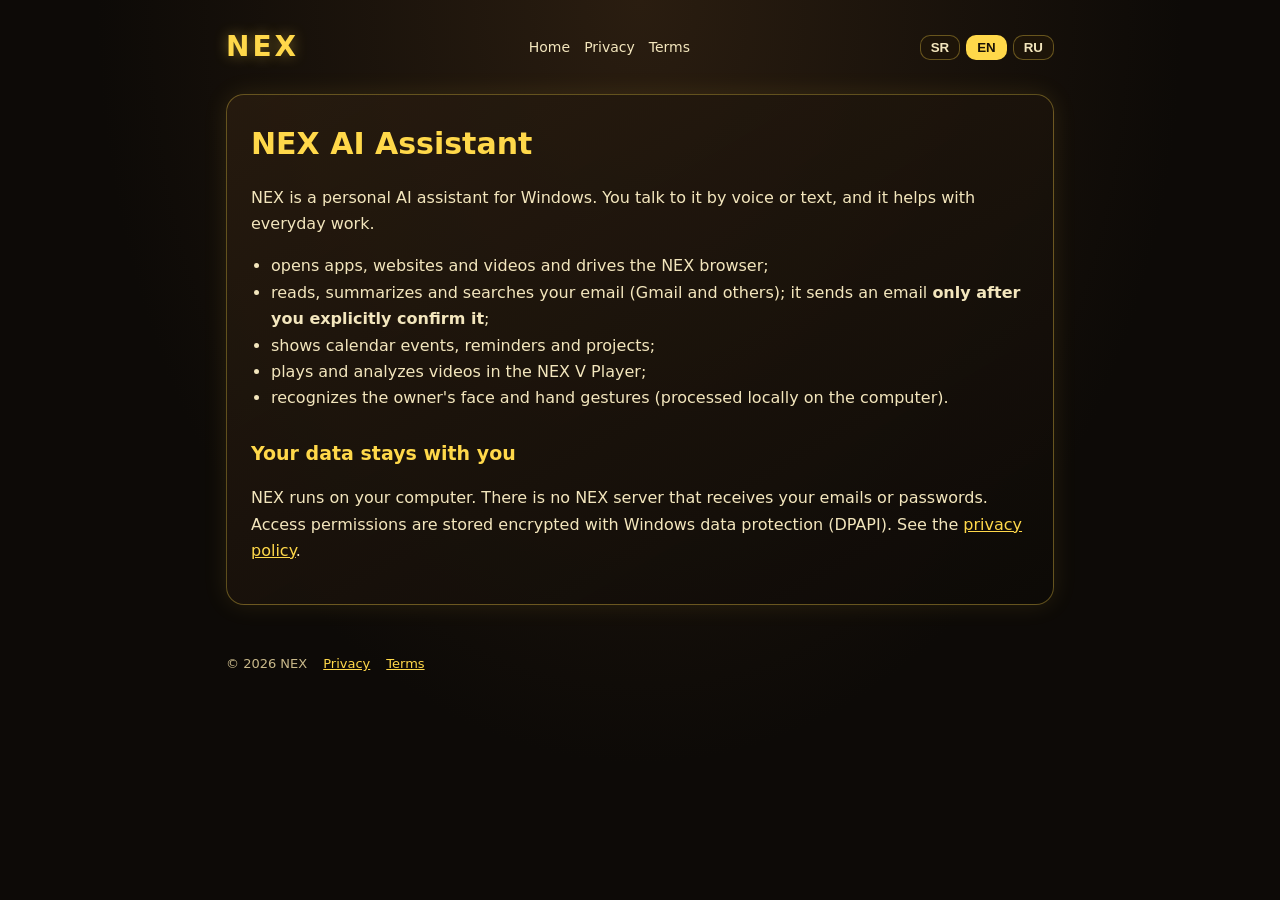
<file: index.html>
<!doctype html>
<html lang="en"><head><meta charset="utf-8"><meta name="viewport" content="width=device-width,initial-scale=1">
<title>NEX AI Assistant</title><meta name="description" content="NEX - a personal AI assistant for Windows.">
<link rel="stylesheet" href="style.css"><script src="lang.js"></script></head>
<body>
<header><a class="logo" href="index.html">NEX</a>
 <nav><a href="index.html">Home</a><a href="privacy.html">Privacy</a><a href="terms.html">Terms</a></nav>
 <div class="langs"><button data-l="sr">SR</button><button data-l="en">EN</button><button data-l="ru">RU</button></div></header>
<main><div class="card">

<section data-lang="sr">
<h1>NEX AI asistent</h1>
<p>NEX je lični AI asistent za Windows računar. Razgovaraš s njim glasom ili pisanjem, a on ti pomaže u svakodnevnom radu.</p>
<ul>
<li>otvara programe, sajtove i videe i upravlja NEX browserom;</li>
<li>čita, sažima i pretražuje tvoje mailove (Gmail i drugi); mail šalje <b>samo kada ti izričito potvrdiš</b>;</li>
<li>pregleda obaveze iz kalendara, podsetnike i projekte;</li>
<li>pušta i analizira videe u NEX V Playeru;</li>
<li>prepoznaje lice vlasnika i gestove ruke (radi lokalno, na računaru).</li>
</ul>
<h2>Tvoji podaci ostaju kod tebe</h2>
<p>NEX radi na tvom računaru. Nema NEX servera koji prima tvoje mailove ili lozinke. Pristupne dozvole se čuvaju šifrovane u Windows zaštiti (DPAPI). Više u <a href="privacy.html">politici privatnosti</a>.</p>
</section>

<section data-lang="en">
<h1>NEX AI Assistant</h1>
<p>NEX is a personal AI assistant for Windows. You talk to it by voice or text, and it helps with everyday work.</p>
<ul>
<li>opens apps, websites and videos and drives the NEX browser;</li>
<li>reads, summarizes and searches your email (Gmail and others); it sends an email <b>only after you explicitly confirm it</b>;</li>
<li>shows calendar events, reminders and projects;</li>
<li>plays and analyzes videos in the NEX V Player;</li>
<li>recognizes the owner's face and hand gestures (processed locally on the computer).</li>
</ul>
<h2>Your data stays with you</h2>
<p>NEX runs on your computer. There is no NEX server that receives your emails or passwords. Access permissions are stored encrypted with Windows data protection (DPAPI). See the <a href="privacy.html">privacy policy</a>.</p>
</section>

<section data-lang="ru">
<h1>NEX — ИИ-ассистент</h1>
<p>NEX — личный ИИ-ассистент для компьютера с Windows. С ним можно говорить голосом или писать, и он помогает в повседневной работе.</p>
<ul>
<li>открывает программы, сайты и видео, управляет браузером NEX;</li>
<li>читает, кратко пересказывает и ищет вашу почту (Gmail и другие); письмо отправляет <b>только после вашего явного подтверждения</b>;</li>
<li>показывает события календаря, напоминания и проекты;</li>
<li>воспроизводит и анализирует видео в NEX V Player;</li>
<li>распознаёт лицо владельца и жесты руки (обработка локально, на компьютере).</li>
</ul>
<h2>Ваши данные остаются у вас</h2>
<p>NEX работает на вашем компьютере. Нет сервера NEX, который получает ваши письма или пароли. Разрешения доступа хранятся в зашифрованном виде с защитой данных Windows (DPAPI). Подробнее — в <a href="privacy.html">политике конфиденциальности</a>.</p>
</section>

</div></main>
<footer><span>© 2026 NEX</span><a href="privacy.html">Privacy</a><a href="terms.html">Terms</a></footer>
</body></html>
</file>
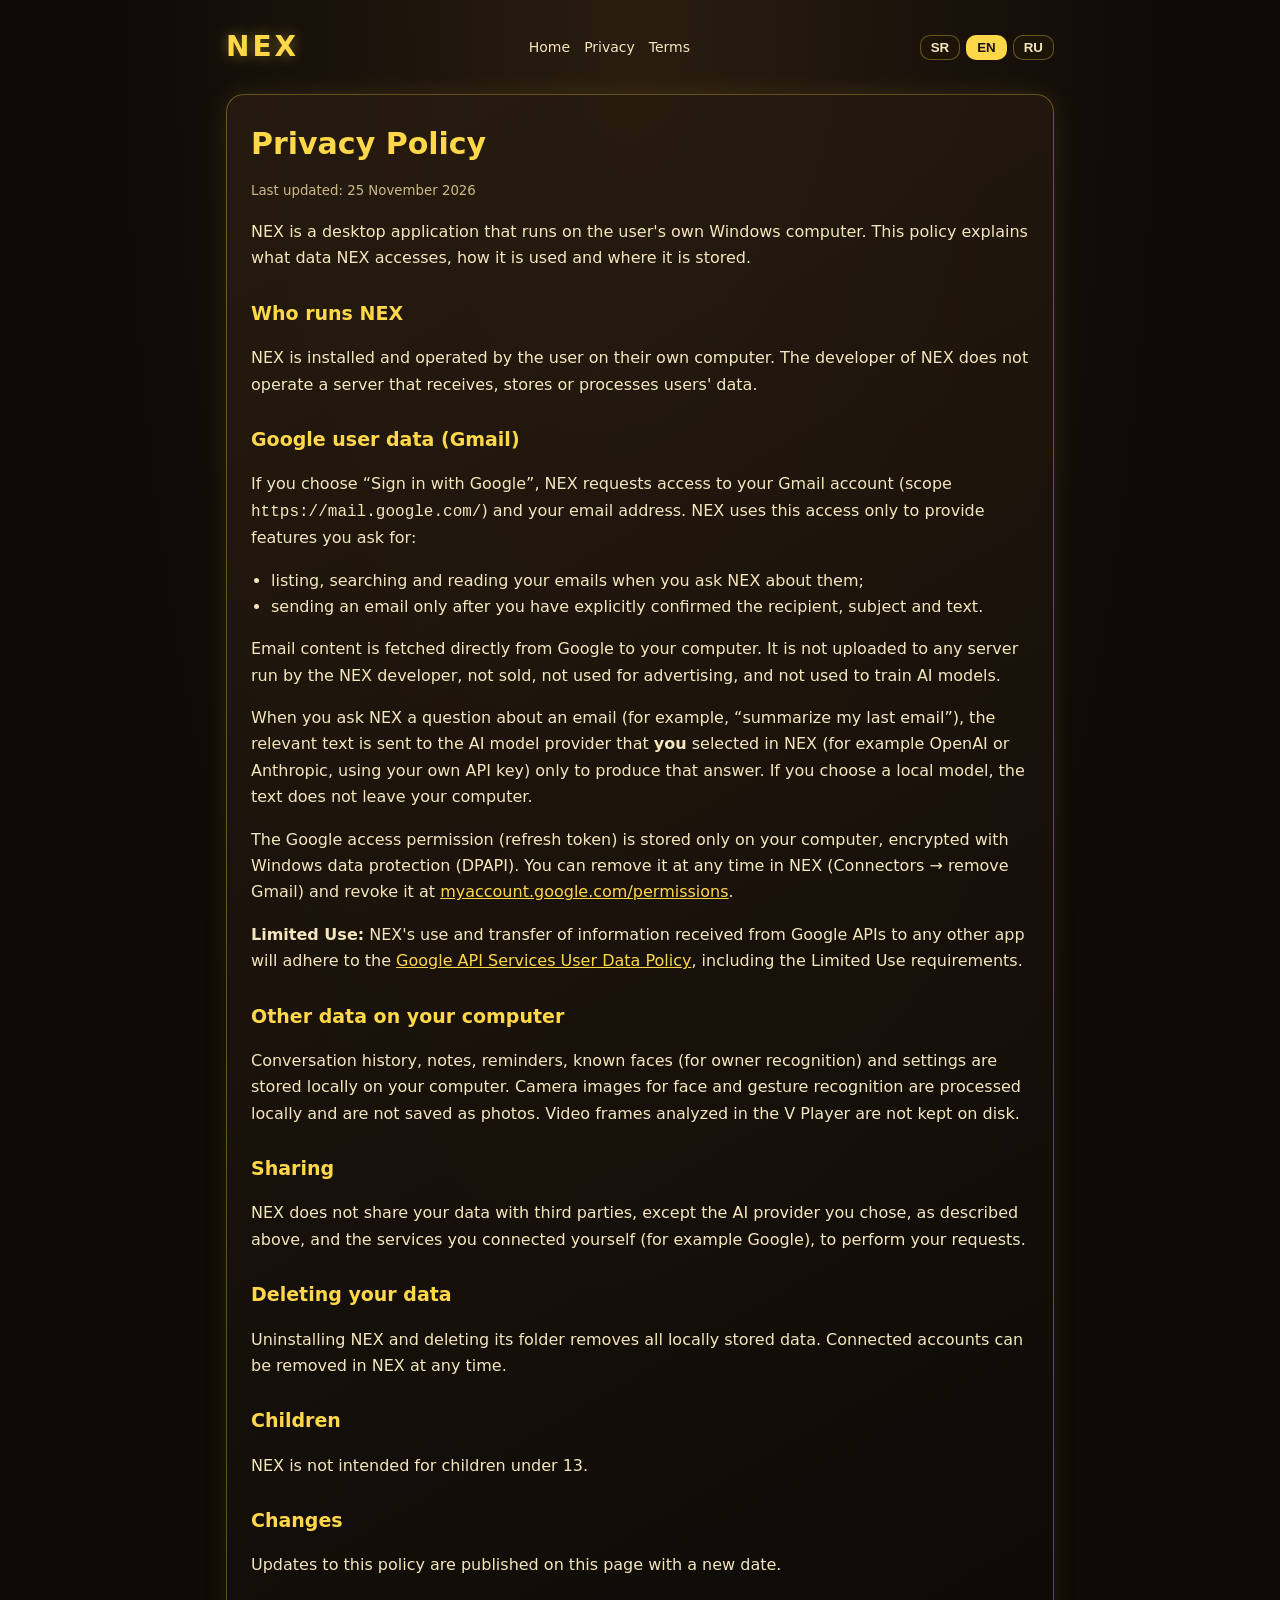
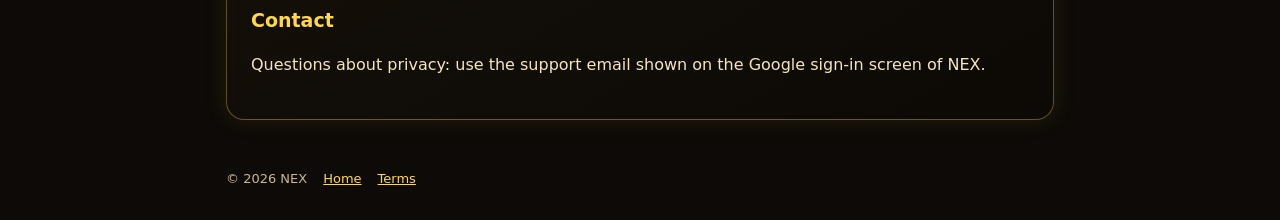
<file: privacy.html>
<!doctype html>
<html lang="en"><head><meta charset="utf-8"><meta name="viewport" content="width=device-width,initial-scale=1">
<title>NEX Privacy Policy</title><link rel="stylesheet" href="style.css"><script src="lang.js"></script></head>
<body>
<header><a class="logo" href="index.html">NEX</a>
 <nav><a href="index.html">Home</a><a href="privacy.html">Privacy</a><a href="terms.html">Terms</a></nav>
 <div class="langs"><button data-l="sr">SR</button><button data-l="en">EN</button><button data-l="ru">RU</button></div></header>
<main><div class="card">

<section data-lang="en">
<h1>Privacy Policy</h1><small>Last updated: 25 November 2026</small>
<p>NEX is a desktop application that runs on the user's own Windows computer. This policy explains what data NEX accesses, how it is used and where it is stored.</p>
<h2>Who runs NEX</h2>
<p>NEX is installed and operated by the user on their own computer. The developer of NEX does not operate a server that receives, stores or processes users' data.</p>
<h2>Google user data (Gmail)</h2>
<p>If you choose “Sign in with Google”, NEX requests access to your Gmail account (scope <code>https://mail.google.com/</code>) and your email address. NEX uses this access only to provide features you ask for:</p>
<ul><li>listing, searching and reading your emails when you ask NEX about them;</li>
<li>sending an email only after you have explicitly confirmed the recipient, subject and text.</li></ul>
<p>Email content is fetched directly from Google to your computer. It is not uploaded to any server run by the NEX developer, not sold, not used for advertising, and not used to train AI models.</p>
<p>When you ask NEX a question about an email (for example, “summarize my last email”), the relevant text is sent to the AI model provider that <b>you</b> selected in NEX (for example OpenAI or Anthropic, using your own API key) only to produce that answer. If you choose a local model, the text does not leave your computer.</p>
<p>The Google access permission (refresh token) is stored only on your computer, encrypted with Windows data protection (DPAPI). You can remove it at any time in NEX (Connectors → remove Gmail) and revoke it at <a href="https://myaccount.google.com/permissions">myaccount.google.com/permissions</a>.</p>
<p><b>Limited Use:</b> NEX's use and transfer of information received from Google APIs to any other app will adhere to the <a href="https://developers.google.com/terms/api-services-user-data-policy">Google API Services User Data Policy</a>, including the Limited Use requirements.</p>
<h2>Other data on your computer</h2>
<p>Conversation history, notes, reminders, known faces (for owner recognition) and settings are stored locally on your computer. Camera images for face and gesture recognition are processed locally and are not saved as photos. Video frames analyzed in the V Player are not kept on disk.</p>
<h2>Sharing</h2>
<p>NEX does not share your data with third parties, except the AI provider you chose, as described above, and the services you connected yourself (for example Google), to perform your requests.</p>
<h2>Deleting your data</h2>
<p>Uninstalling NEX and deleting its folder removes all locally stored data. Connected accounts can be removed in NEX at any time.</p>
<h2>Children</h2><p>NEX is not intended for children under 13.</p>
<h2>Changes</h2><p>Updates to this policy are published on this page with a new date.</p>
<h2>Contact</h2><p>Questions about privacy: use the support email shown on the Google sign-in screen of NEX.</p>
</section>

<section data-lang="sr">
<h1>Politika privatnosti</h1><small>Poslednja izmena: 25. novembar 2026.</small>
<p>NEX je program koji radi na korisnikovom Windows računaru. Ovde piše kojim podacima NEX pristupa, kako ih koristi i gde ih čuva.</p>
<h2>Ko pokreće NEX</h2>
<p>NEX instalira i koristi sam korisnik na svom računaru. Autor NEX-a nema server koji prima, čuva ili obrađuje podatke korisnika.</p>
<h2>Google podaci (Gmail)</h2>
<p>Ako izabereš „Prijavi se sa Google“, NEX traži pristup tvom Gmail nalogu (<code>https://mail.google.com/</code>) i tvojoj e-mail adresi. NEX taj pristup koristi samo za ono što tražiš:</p>
<ul><li>prikaz, pretragu i čitanje mailova kada ga pitaš za njih;</li>
<li>slanje maila tek kada izričito potvrdiš primaoca, naslov i tekst.</li></ul>
<p>Mailovi idu direktno od Google-a na tvoj računar. Ne šalju se na server autora NEX-a, ne prodaju se, ne koriste se za reklame niti za treniranje AI modela.</p>
<p>Kada pitaš NEX nešto o mailu (npr. „sažmi mi poslednji mail“), potreban tekst se šalje AI provajderu koga si <b>ti</b> izabrao u NEX-u (npr. OpenAI ili Anthropic, sa tvojim API ključem), samo da bi se dobio odgovor. Ako koristiš lokalni model, tekst ne napušta računar.</p>
<p>Google dozvola (refresh token) čuva se samo na tvom računaru, šifrovana Windows zaštitom (DPAPI). Možeš je ukloniti u NEX-u (Konektori → ukloni Gmail) i opozvati na <a href="https://myaccount.google.com/permissions">myaccount.google.com/permissions</a>.</p>
<p><b>Ograničena upotreba:</b> NEX koristi i prenosi podatke dobijene preko Google API-ja u skladu sa <a href="https://developers.google.com/terms/api-services-user-data-policy">Google API Services User Data Policy</a>, uključujući zahteve „Limited Use“.</p>
<h2>Ostali podaci na računaru</h2>
<p>Istorija razgovora, beleške, podsetnici, poznata lica (za prepoznavanje vlasnika) i podešavanja čuvaju se lokalno. Slike sa kamere za lica i gestove obrađuju se lokalno i ne čuvaju se kao fotografije. Sličice iz videa koje V Player analizira ne ostaju na disku.</p>
<h2>Deljenje</h2>
<p>NEX ne deli tvoje podatke sa trećim stranama, osim sa AI provajderom koga si izabrao (kao gore) i servisima koje si sam povezao (npr. Google), da bi izvršio tvoj zahtev.</p>
<h2>Brisanje podataka</h2>
<p>Deinstalacijom NEX-a i brisanjem njegovog foldera brišu se svi lokalni podaci. Povezane naloge možeš ukloniti u NEX-u u bilo kom trenutku.</p>
<h2>Deca</h2><p>NEX nije namenjen deci mlađoj od 13 godina.</p>
<h2>Izmene</h2><p>Izmene ove politike objavljuju se na ovoj stranici sa novim datumom.</p>
<h2>Kontakt</h2><p>Pitanja o privatnosti: preko e-mail adrese za podršku koja se vidi na Google ekranu za prijavu u NEX.</p>
</section>

<section data-lang="ru">
<h1>Политика конфиденциальности</h1><small>Последнее обновление: 25 ноября 2026 г.</small>
<p>NEX — программа, которая работает на компьютере пользователя с Windows. Здесь описано, к каким данным NEX получает доступ, как их использует и где хранит.</p>
<h2>Кто управляет NEX</h2>
<p>NEX устанавливает и использует сам пользователь на своём компьютере. У разработчика NEX нет сервера, который получает, хранит или обрабатывает данные пользователей.</p>
<h2>Данные Google (Gmail)</h2>
<p>Если вы выбираете «Войти через Google», NEX запрашивает доступ к вашему аккаунту Gmail (<code>https://mail.google.com/</code>) и вашему адресу электронной почты. NEX использует этот доступ только для того, о чём вы просите:</p>
<ul><li>показ, поиск и чтение писем, когда вы спрашиваете о них;</li>
<li>отправка письма только после того, как вы явно подтвердили получателя, тему и текст.</li></ul>
<p>Письма загружаются напрямую из Google на ваш компьютер. Они не передаются на сервер разработчика NEX, не продаются, не используются для рекламы и для обучения моделей ИИ.</p>
<p>Когда вы спрашиваете NEX о письме (например, «перескажи последнее письмо»), нужный текст отправляется поставщику ИИ, которого <b>вы</b> выбрали в NEX (например, OpenAI или Anthropic, с вашим собственным ключом API), только чтобы получить ответ. При использовании локальной модели текст не покидает компьютер.</p>
<p>Разрешение Google (refresh token) хранится только на вашем компьютере в зашифрованном виде (Windows DPAPI). Его можно удалить в NEX (Коннекторы → удалить Gmail) и отозвать на <a href="https://myaccount.google.com/permissions">myaccount.google.com/permissions</a>.</p>
<p><b>Ограниченное использование:</b> использование и передача NEX информации, полученной через API Google, соответствует <a href="https://developers.google.com/terms/api-services-user-data-policy">Google API Services User Data Policy</a>, включая требования Limited Use.</p>
<h2>Другие данные на компьютере</h2>
<p>История разговоров, заметки, напоминания, известные лица (для распознавания владельца) и настройки хранятся локально. Изображения с камеры для лиц и жестов обрабатываются локально и не сохраняются как фотографии. Кадры видео, анализируемые в V Player, не остаются на диске.</p>
<h2>Передача данных</h2>
<p>NEX не передаёт ваши данные третьим лицам, кроме выбранного вами поставщика ИИ (как описано выше) и сервисов, которые вы подключили сами (например, Google), чтобы выполнить ваш запрос.</p>
<h2>Удаление данных</h2>
<p>Удаление NEX и его папки удаляет все локальные данные. Подключённые аккаунты можно удалить в NEX в любое время.</p>
<h2>Дети</h2><p>NEX не предназначен для детей младше 13 лет.</p>
<h2>Изменения</h2><p>Изменения этой политики публикуются на этой странице с новой датой.</p>
<h2>Контакт</h2><p>Вопросы о конфиденциальности: через адрес поддержки, указанный на экране входа Google для NEX.</p>
</section>

</div></main>
<footer><span>© 2026 NEX</span><a href="index.html">Home</a><a href="terms.html">Terms</a></footer>
</body></html>
</file>
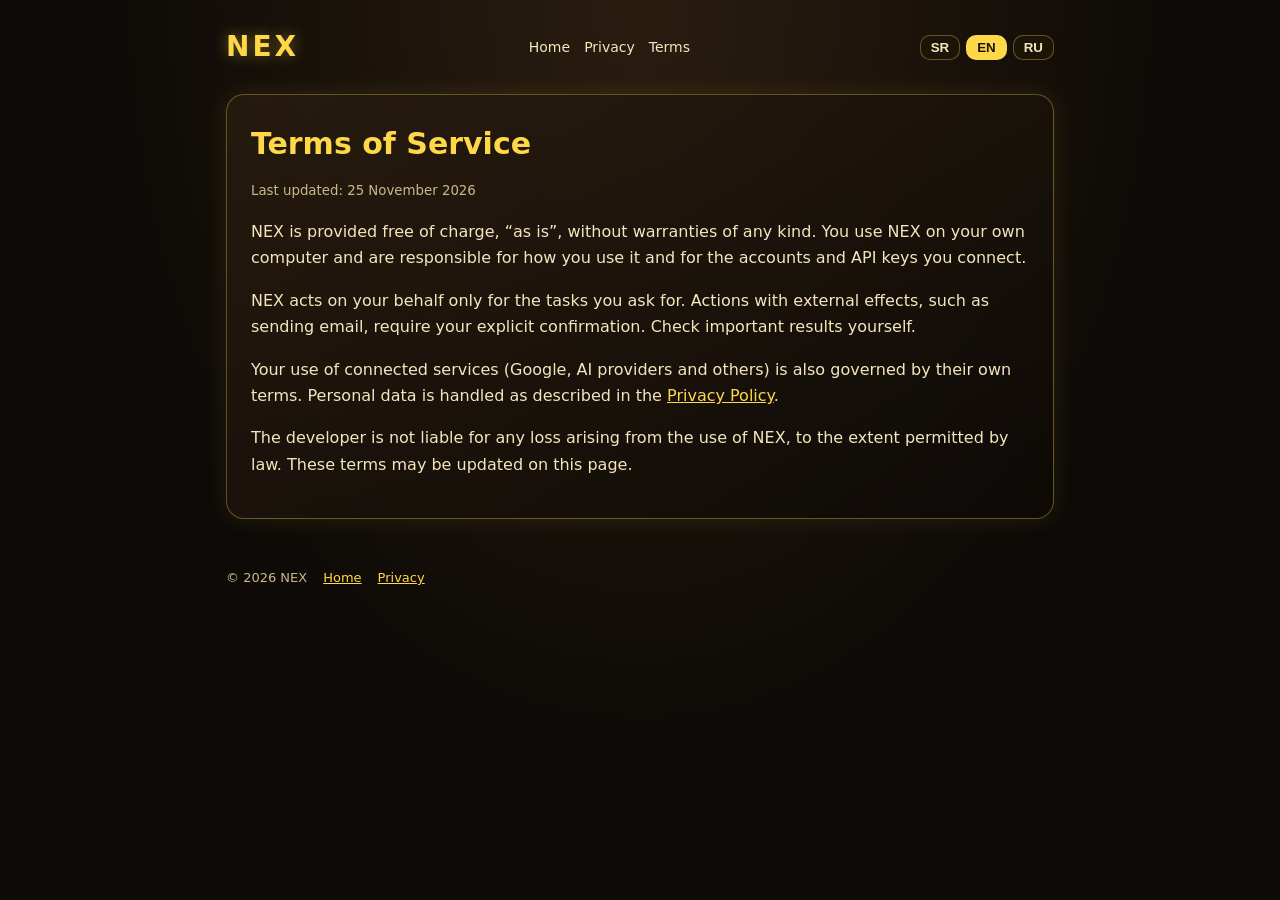
<file: terms.html>
<!doctype html>
<html lang="en"><head><meta charset="utf-8"><meta name="viewport" content="width=device-width,initial-scale=1">
<title>NEX Terms of Service</title><link rel="stylesheet" href="style.css"><script src="lang.js"></script></head>
<body>
<header><a class="logo" href="index.html">NEX</a>
 <nav><a href="index.html">Home</a><a href="privacy.html">Privacy</a><a href="terms.html">Terms</a></nav>
 <div class="langs"><button data-l="sr">SR</button><button data-l="en">EN</button><button data-l="ru">RU</button></div></header>
<main><div class="card">
<section data-lang="en"><h1>Terms of Service</h1><small>Last updated: 25 November 2026</small>
<p>NEX is provided free of charge, “as is”, without warranties of any kind. You use NEX on your own computer and are responsible for how you use it and for the accounts and API keys you connect.</p>
<p>NEX acts on your behalf only for the tasks you ask for. Actions with external effects, such as sending email, require your explicit confirmation. Check important results yourself.</p>
<p>Your use of connected services (Google, AI providers and others) is also governed by their own terms. Personal data is handled as described in the <a href="privacy.html">Privacy Policy</a>.</p>
<p>The developer is not liable for any loss arising from the use of NEX, to the extent permitted by law. These terms may be updated on this page.</p></section>
<section data-lang="sr"><h1>Uslovi korišćenja</h1><small>Poslednja izmena: 25. novembar 2026.</small>
<p>NEX je besplatan i daje se „takav kakav jeste“, bez ikakvih garancija. NEX koristiš na svom računaru i odgovoran si za način korišćenja i za naloge i API ključeve koje povežeš.</p>
<p>NEX radi u tvoje ime samo ono što tražiš. Radnje sa spoljnim posledicama, kao što je slanje maila, traže tvoju izričitu potvrdu. Važne rezultate proveri sam.</p>
<p>Za povezane servise (Google, AI provajderi i drugi) važe i njihovi uslovi. Lični podaci se obrađuju kako piše u <a href="privacy.html">politici privatnosti</a>.</p>
<p>Autor ne odgovara za štetu nastalu korišćenjem NEX-a, u meri u kojoj to zakon dozvoljava. Ovi uslovi se mogu menjati na ovoj stranici.</p></section>
<section data-lang="ru"><h1>Условия использования</h1><small>Последнее обновление: 25 ноября 2026 г.</small>
<p>NEX предоставляется бесплатно, «как есть», без каких-либо гарантий. Вы используете NEX на своём компьютере и отвечаете за то, как его используете, а также за подключённые аккаунты и ключи API.</p>
<p>NEX действует от вашего имени только в задачах, о которых вы просите. Действия с внешними последствиями, например отправка письма, требуют вашего явного подтверждения. Проверяйте важные результаты сами.</p>
<p>Использование подключённых сервисов (Google, поставщики ИИ и другие) регулируется также их собственными условиями. Персональные данные обрабатываются согласно <a href="privacy.html">политике конфиденциальности</a>.</p>
<p>Разработчик не несёт ответственности за ущерб от использования NEX в пределах, допускаемых законом. Эти условия могут обновляться на этой странице.</p></section>
</div></main>
<footer><span>© 2026 NEX</span><a href="index.html">Home</a><a href="privacy.html">Privacy</a></footer>
</body></html>
</file>
<file: style.css>
:root{--bg:#0d0a07;--panel:#1d1408;--line:#ffd84a55;--gold:#ffd84a;--text:#f3e6bd;--muted:#c9b98a}
*{box-sizing:border-box}
body{margin:0;background:radial-gradient(ellipse at top,#2a1d10,var(--bg) 60%);color:var(--text);font:16px/1.65 "Segoe UI",system-ui,sans-serif;min-height:100vh}
header{display:flex;align-items:center;justify-content:space-between;gap:16px;flex-wrap:wrap;max-width:860px;margin:0 auto;padding:24px 16px}
.logo{font-size:28px;font-weight:900;letter-spacing:3px;color:var(--gold);text-decoration:none;text-shadow:0 0 14px #ffd84a66}
nav{display:flex;gap:14px;flex-wrap:wrap}nav a{color:var(--text);text-decoration:none;font-size:14px}nav a:hover{color:var(--gold)}
.langs{display:flex;gap:6px}.langs button{background:var(--panel);color:var(--text);border:1px solid var(--line);border-radius:10px;padding:4px 10px;font-weight:700;cursor:pointer}
.langs button.on{background:var(--gold);color:#1a1206}
main{max-width:860px;margin:0 auto;padding:0 16px 48px}
.card{background:linear-gradient(150deg,#2a1d10d0,#0d0a07e0);border:1px solid var(--line);border-radius:18px;padding:24px;box-shadow:0 0 24px #ffd84a1a}
h1{color:var(--gold);font-size:30px;margin:0 0 8px}h2{color:var(--gold);font-size:19px;margin:26px 0 6px}
p,li{color:var(--text)}small,.muted{color:var(--muted)}a{color:var(--gold)}
ul{padding-left:20px}
footer{max-width:860px;margin:0 auto;padding:0 16px 32px;color:var(--muted);font-size:13px;display:flex;gap:16px;flex-wrap:wrap}
[data-lang]{display:none}[data-lang].show{display:block}
</file>
